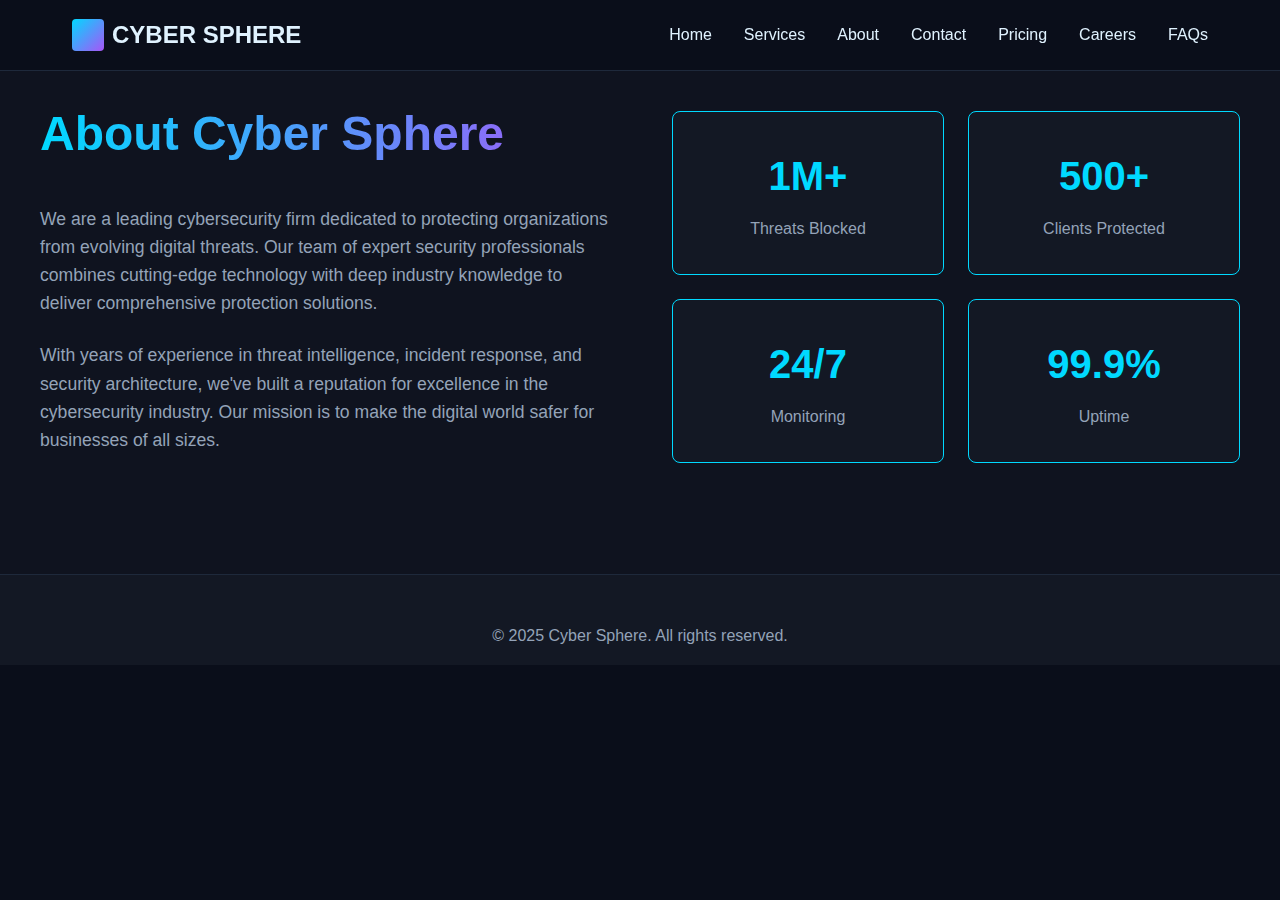
<file: about.html>
<!DOCTYPE html>
<html lang="en">
<head>
<meta charset="UTF-8">
<meta name="viewport" content="width=device-width, initial-scale=1.0">
<title>Cyber Sphere - About</title>
<link rel="stylesheet" href="style.css">
</head>
<body>
<nav>
    <div class="nav-container">
        <div class="logo"><div class="logo-icon"></div><span>CYBER SPHERE</span></div>
        <ul class="nav-links" id="navLinks">
            <li><a href="index.html">Home</a></li>
            <li><a href="services.html">Services</a></li>
            <li><a href="about.html">About</a></li>
            <li><a href="contact.html">Contact</a></li>
            <li><a href="pricing.html">Pricing</a></li>
            <li><a href="careers.html">Careers</a></li>
            <li><a href="faqs.html">FAQs</a></li>
        </ul>
       
</nav>

<section class="about">
    <div class="about-container">
        <div class="about-content">
            <h2>About Cyber Sphere</h2>
            <p>We are a leading cybersecurity firm dedicated to protecting organizations from evolving digital threats. 
            Our team of expert security professionals combines cutting-edge technology with deep industry knowledge 
            to deliver comprehensive protection solutions.</p>
            <p>With years of experience in threat intelligence, incident response, and security architecture, 
            we've built a reputation for excellence in the cybersecurity industry. Our mission is to make 
            the digital world safer for businesses of all sizes.</p>
        </div>
        
        <div class="stats-grid">
            <div class="stat-card">
                <div class="stat-value">1M+</div>
                <div class="stat-label">Threats Blocked</div>
            </div>
            <div class="stat-card">
                <div class="stat-value">500+</div>
                <div class="stat-label">Clients Protected</div>
            </div>
            <div class="stat-card">
                <div class="stat-value">24/7</div>
                <div class="stat-label">Monitoring</div>
            </div>
            <div class="stat-card">
                <div class="stat-value">99.9%</div>
                <div class="stat-label">Uptime</div>
            </div>
        </div>
    </div>
</section>

<footer>
    <p style="color: var(--text-muted); text-align:center;">© 2025 Cyber Sphere. All rights reserved.</p>
</footer>

<script src="script.js"></script>
</body>
</html>
</file>
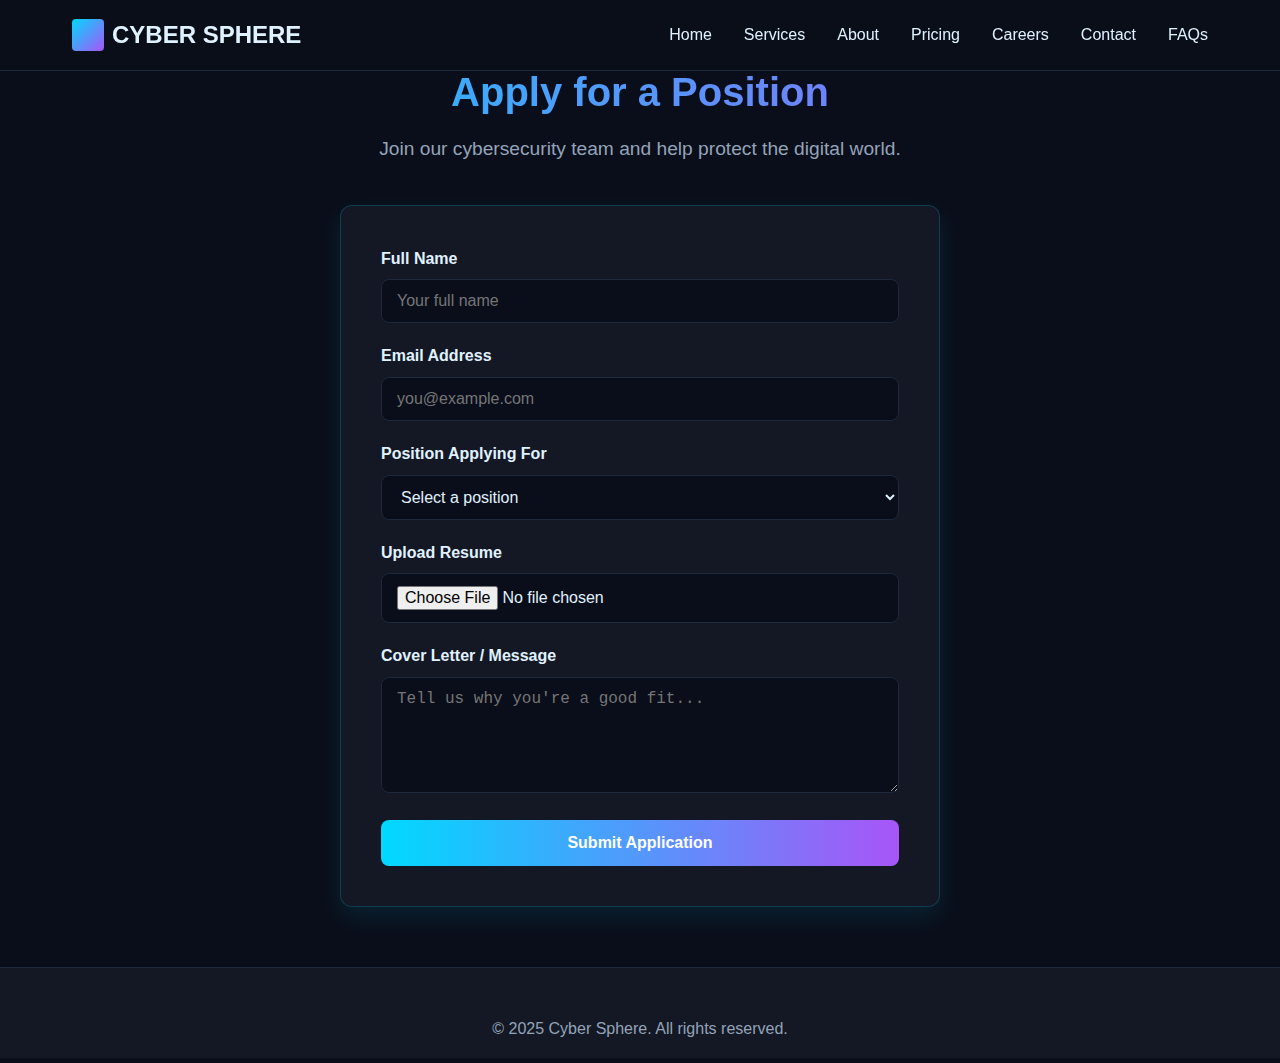
<file: apply.html>
<!DOCTYPE html>
<html lang="en">
<head>
<meta charset="UTF-8">
<meta name="viewport" content="width=device-width, initial-scale=1.0">
<title>Cyber Sphere - Apply</title>
<link rel="stylesheet" href="style.css">
</head>
<body>

<!-- Navigation -->
<nav>
    <div class="nav-container">
        <div class="logo"><div class="logo-icon"></div><span>CYBER SPHERE</span></div>
        <ul class="nav-links" id="navLinks">
            <li><a href="index.html">Home</a></li>
            <li><a href="services.html">Services</a></li>
            <li><a href="about.html">About</a></li>
            <li><a href="pricing.html">Pricing</a></li>
            <li><a href="careers.html">Careers</a></li>
            <li><a href="contact.html" class="active">Contact</a></li>
            <li><a href="faqs.html">FAQs</a></li>
        </ul>
    </div>
</nav>

<!-- Apply Section -->
<section class="apply-section">
    <h2 class="section-title">Apply for a Position</h2>
    <p class="section-subtitle">Join our cybersecurity team and help protect the digital world.</p>

    <div class="apply-form-container">
        <form class="apply-form" action="#" method="POST">
            <label for="name">Full Name</label>
            <input type="text" id="name" name="name" placeholder="Your full name" required>

            <label for="email">Email Address</label>
            <input type="email" id="email" name="email" placeholder="you@example.com" required>

            <label for="position">Position Applying For</label>
            <select id="position" name="position" required>
                <option value="">Select a position</option>
                <option value="cybersecurity-analyst">Cybersecurity Analyst</option>
                <option value="penetration-tester">Penetration Tester</option>
                <option value="cloud-security-engineer">Cloud Security Engineer</option>
                <option value="ai-threat-detection-specialist">AI Threat Detection Specialist</option>
            </select>

            <label for="resume">Upload Resume</label>
            <input type="file" id="resume" name="resume" accept=".pdf,.doc,.docx" required>

            <label for="message">Cover Letter / Message</label>
            <textarea id="message" name="message" placeholder="Tell us why you're a good fit..." rows="5"></textarea>

            <button type="submit" class="apply-btn">Submit Application</button>
        </form>
    </div>
</section>

<!-- Footer -->
<footer>
    <p style="color: var(--text-muted); text-align:center;">© 2025 Cyber Sphere. All rights reserved.</p>
</footer>

</body>
</html>
</file>
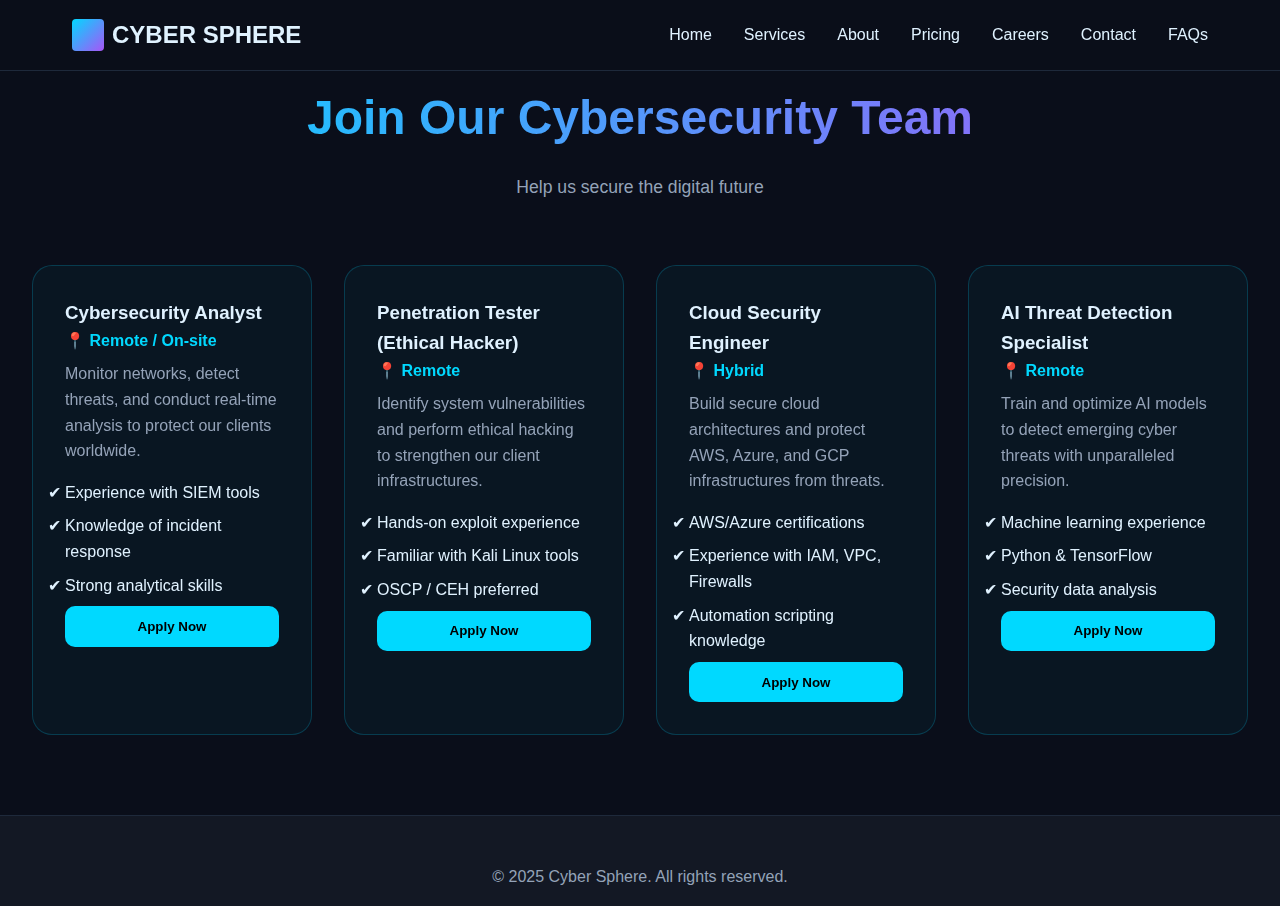
<file: careers.html>
<!DOCTYPE html>
<html lang="en">
<head>
<meta charset="UTF-8">
<meta name="viewport" content="width=device-width, initial-scale=1.0">
<title>Cyber Sphere - Careers</title>
<link rel="stylesheet" href="style.css">
</head>
<body>

<nav>
    <div class="nav-container">
        <div class="logo"><div class="logo-icon"></div><span>CYBER SPHERE</span></div>
        <ul class="nav-links" id="navLinks">
            <li><a href="index.html">Home</a></li>
            <li><a href="services.html">Services</a></li>
            <li><a href="about.html">About</a></li>
            <li><a href="pricing.html">Pricing</a></li>
            <li><a href="careers.html" class="active">Careers</a></li>
            <li><a href="contact.html">Contact</a></li>
            <li><a href="faqs.html">FAQs</a></li>
        </ul>
    </div>
</nav>

<section class="careers">
    <h2 class="section-title">Join Our Cybersecurity Team</h2>
    <p class="section-subtitle">Help us secure the digital future</p>

    <div class="career-grid">

        <!-- Career 1 -->
        <div class="career-card">
            <h3>Cybersecurity Analyst</h3>
            <p class="career-location">📍 Remote / On-site</p>
            <p class="career-desc">
                Monitor networks, detect threats, and conduct real-time analysis to protect our clients worldwide.
            </p>
            <ul class="career-list">
                <li>Experience with SIEM tools</li>
                <li>Knowledge of incident response</li>
                <li>Strong analytical skills</li>
            </ul>
            <button class="apply-btn">Apply Now</button>
        </div>

        <!-- Career 2 -->
        <div class="career-card">
            <h3>Penetration Tester (Ethical Hacker)</h3>
            <p class="career-location">📍 Remote</p>
            <p class="career-desc">
                Identify system vulnerabilities and perform ethical hacking to strengthen our client infrastructures.
            </p>
            <ul class="career-list">
                <li>Hands-on exploit experience</li>
                <li>Familiar with Kali Linux tools</li>
                <li>OSCP / CEH preferred</li>
            </ul>
            <button class="apply-btn">Apply Now</button>
        </div>

        <!-- Career 3 -->
        <div class="career-card">
            <h3>Cloud Security Engineer</h3>
            <p class="career-location">📍 Hybrid</p>
            <p class="career-desc">
                Build secure cloud architectures and protect AWS, Azure, and GCP infrastructures from threats.
            </p>
            <ul class="career-list">
                <li>AWS/Azure certifications</li>
                <li>Experience with IAM, VPC, Firewalls</li>
                <li>Automation scripting knowledge</li>
            </ul>
            <button class="apply-btn">Apply Now</button>
        </div>

        <!-- Career 4 -->
        <div class="career-card">
            <h3>AI Threat Detection Specialist</h3>
            <p class="career-location">📍 Remote</p>
            <p class="career-desc">
                Train and optimize AI models to detect emerging cyber threats with unparalleled precision.
            </p>
            <ul class="career-list">
                <li>Machine learning experience</li>
                <li>Python & TensorFlow</li>
                <li>Security data analysis</li>
            </ul>
            <button class="apply-btn">Apply Now</button>
        </div>

    </div>
</section>

<footer>
    <p style="color: var(--text-muted); text-align:center;">© 2025 Cyber Sphere. All rights reserved.</p>
</footer>

<script src="script.js"></script>
</body>
</html>
</file>
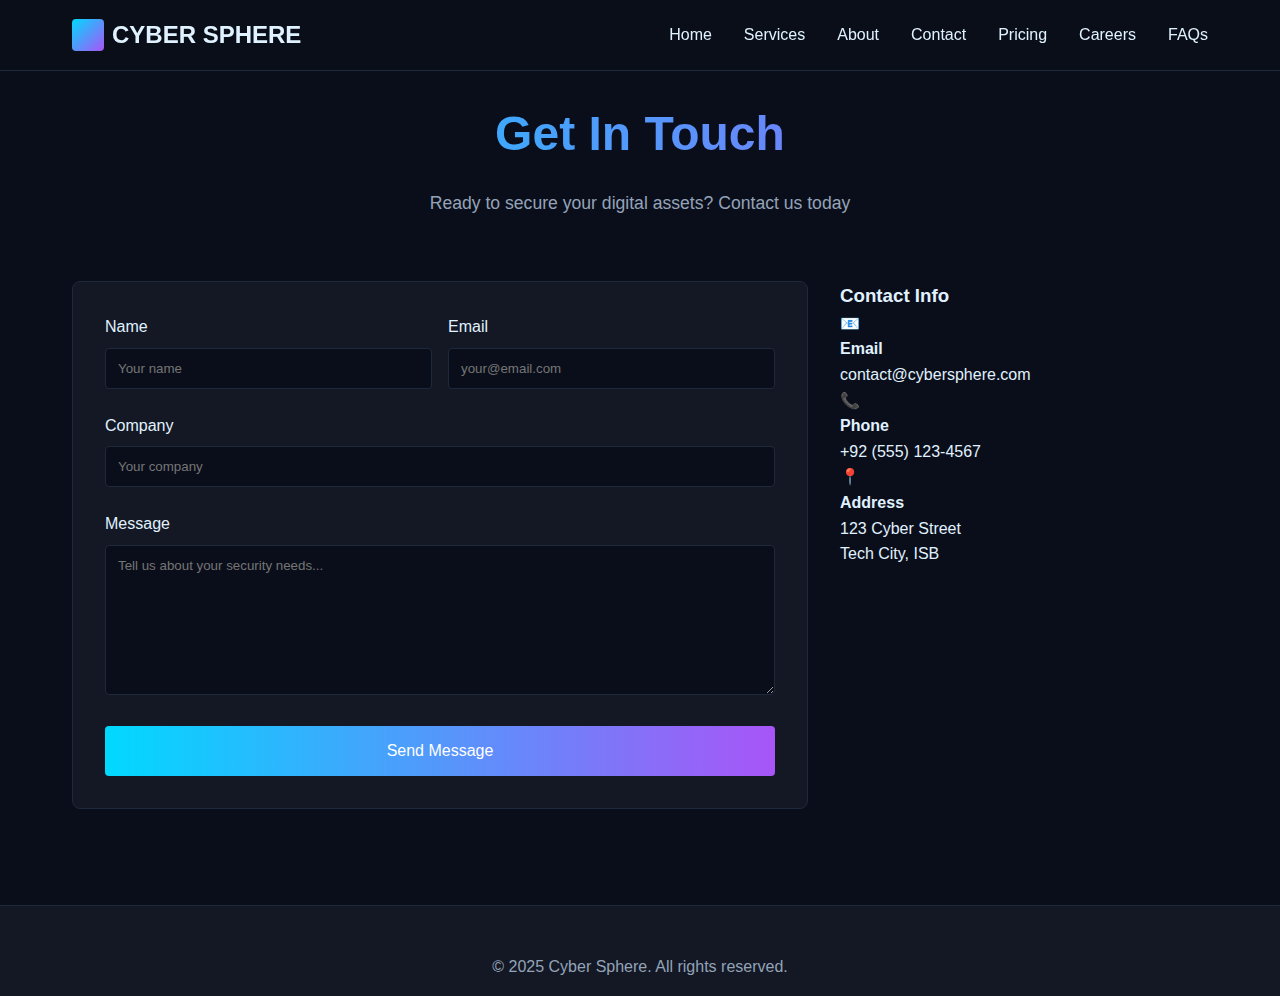
<file: contact.html>
<!DOCTYPE html>
<html lang="en">
<head>
<meta charset="UTF-8">
<meta name="viewport" content="width=device-width, initial-scale=1.0">
<title>Cyber Sphere - Contact</title>
<link rel="stylesheet" href="style.css">
</head>
<body>
<nav>
    <div class="nav-container">
        <div class="logo"><div class="logo-icon"></div><span>CYBER SPHERE</span></div>
        <ul class="nav-links" id="navLinks">
            <li><a href="index.html">Home</a></li>
            <li><a href="services.html">Services</a></li>
            <li><a href="about.html">About</a></li>
            <li><a href="contact.html">Contact</a></li>
            <li><a href="pricing.html">Pricing</a></li>
            <li><a href="careers.html">Careers</a></li>
            <li><a href="faqs.html">FAQs</a></li>
        </ul>
       
</nav>

<section class="contact">
    <h2 class="section-title">Get In Touch</h2>
    <p class="section-subtitle">Ready to secure your digital assets? Contact us today</p>
    
    <div class="contact-container">
        <div class="contact-form">
            <form onsubmit="handleSubmit(event)">
                <div class="form-row">
                    <div class="form-group">
                        <label for="name">Name</label>
                        <input type="text" id="name" placeholder="Your name" required>
                    </div>
                    <div class="form-group">
                        <label for="email">Email</label>
                        <input type="email" id="email" placeholder="your@email.com" required>
                    </div>
                </div>
                
                <div class="form-group">
                    <label for="company">Company</label>
                    <input type="text" id="company" placeholder="Your company">
                </div>
                
                <div class="form-group">
                    <label for="message">Message</label>
                    <textarea id="message" placeholder="Tell us about your security needs..." required></textarea>
                </div>
                
                <button type="submit" class="submit-btn">Send Message</button>
            </form>
        </div>
        
        <div class="contact-info">
            <h3>Contact Info</h3>
            <div class="info-item">
                <div class="info-icon">📧</div>
                <div>
                    <strong>Email</strong><br>
                    contact@cybersphere.com
                </div>
            </div>
            <div class="info-item">
                <div class="info-icon">📞</div>
                <div>
                    <strong>Phone</strong><br>
                    +92 (555) 123-4567
                </div>
            </div>
            <div class="info-item">
                <div class="info-icon">📍</div>
                <div>
                    <strong>Address</strong><br>
                    123 Cyber Street<br>
                    Tech City, ISB
                </div>
            </div>
        </div>
    </div>
</section>

<footer>
    <p style="color: var(--text-muted); text-align:center;">© 2025 Cyber Sphere. All rights reserved.</p>
</footer>

<script src="script.js"></script>
</body>
</html>
</file>
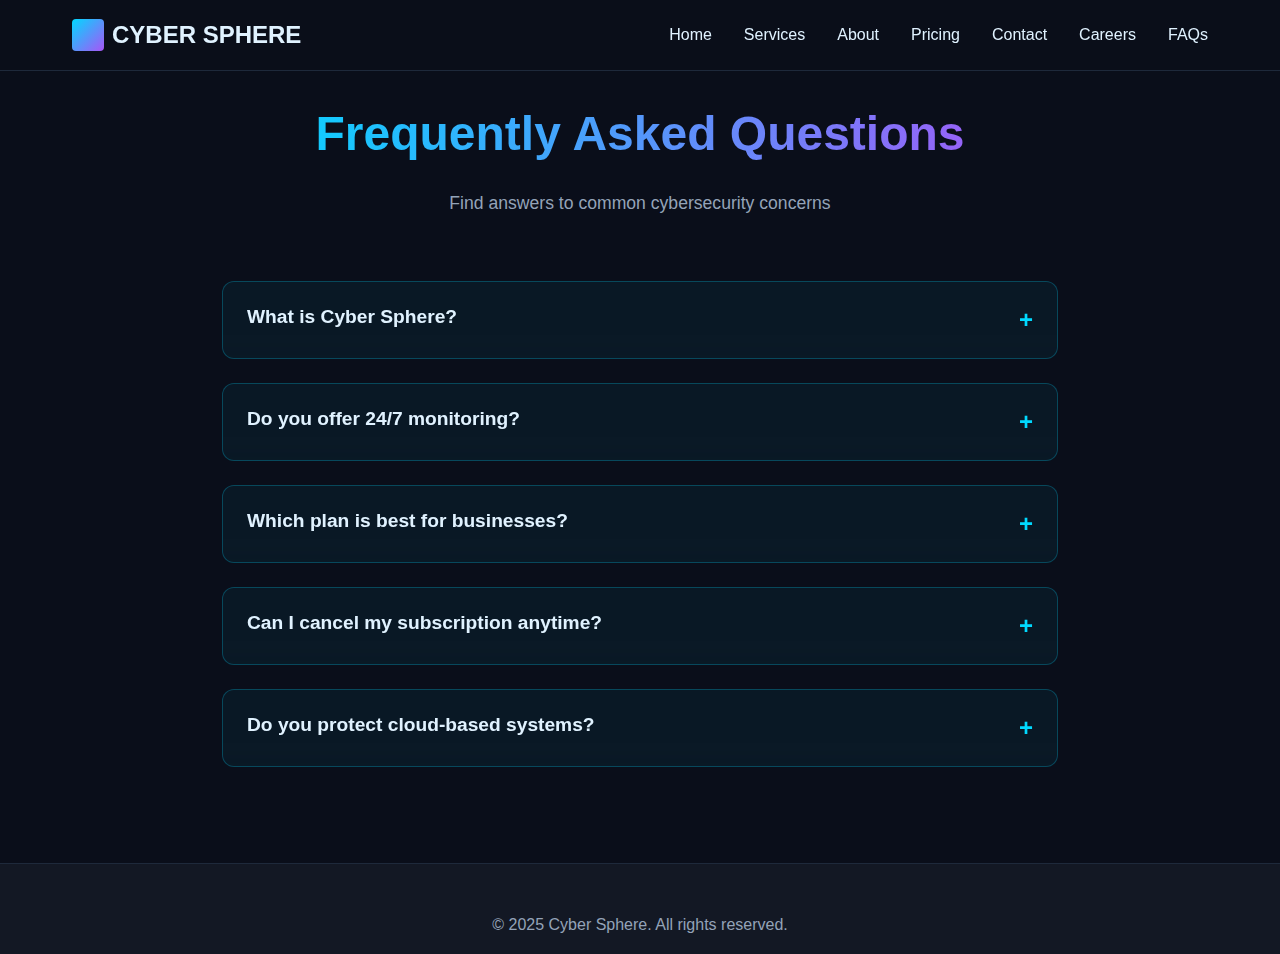
<file: faqs.html>
<!DOCTYPE html>
<html lang="en">
<head>
<meta charset="UTF-8">
<meta name="viewport" content="width=device-width, initial-scale=1.0">
<title>Cyber Sphere - FAQs</title>
<link rel="stylesheet" href="style.css">
</head>
<body>

<!-- NAVBAR -->
<nav>
    <div class="nav-container">
        <div class="logo"><div class="logo-icon"></div><span>CYBER SPHERE</span></div>
        <ul class="nav-links" id="navLinks">
            <li><a href="index.html">Home</a></li>
            <li><a href="services.html">Services</a></li>
            <li><a href="about.html">About</a></li>
            <li><a href="pricing.html">Pricing</a></li>
            <li><a href="contact.html">Contact</a></li>
            <li><a href="careers.html">Careers</a></li>
            <li><a href="faqs.html" class="active-page">FAQs</a></li>
        </ul>
    </div>
</nav>

<section class="faq-section">
    <h2 class="section-title">Frequently Asked Questions</h2>
    <p class="section-subtitle">Find answers to common cybersecurity concerns</p>

    <div class="faq-container">

        <div class="faq-card">
            <button class="faq-question">What is Cyber Sphere? <span class="arrow">+</span></button>
            <div class="faq-answer">
                <p>Cyber Sphere is a next-generation cybersecurity platform offering AI-driven threat detection, zero-trust architecture, and real-time monitoring.</p>
            </div>
        </div>

        <div class="faq-card">
            <button class="faq-question">Do you offer 24/7 monitoring? <span class="arrow">+</span></button>
            <div class="faq-answer">
                <p>Yes! Our systems and support team monitor your infrastructure 24/7 with instant alerts.</p>
            </div>
        </div>

        <div class="faq-card">
            <button class="faq-question">Which plan is best for businesses? <span class="arrow">+</span></button>
            <div class="faq-answer">
                <p>The Premium plan offers the highest-level protection, including incident response and zero-trust security.</p>
            </div>
        </div>

        <div class="faq-card">
            <button class="faq-question">Can I cancel my subscription anytime? <span class="arrow">+</span></button>
            <div class="faq-answer">
                <p>Yes, you may cancel at any time with no additional charges.</p>
            </div>
        </div>

        <div class="faq-card">
            <button class="faq-question">Do you protect cloud-based systems? <span class="arrow">+</span></button>
            <div class="faq-answer">
                <p>Yes, our cloud security ensures your servers, databases, and storage remain protected.</p>
            </div>
        </div>

    </div>
</section>

<footer>
    <p style="color: var(--text-muted); text-align:center;">© 2025 Cyber Sphere. All rights reserved.</p>
</footer>

<script src="script.js"></script>
</body>
</html>
</file>
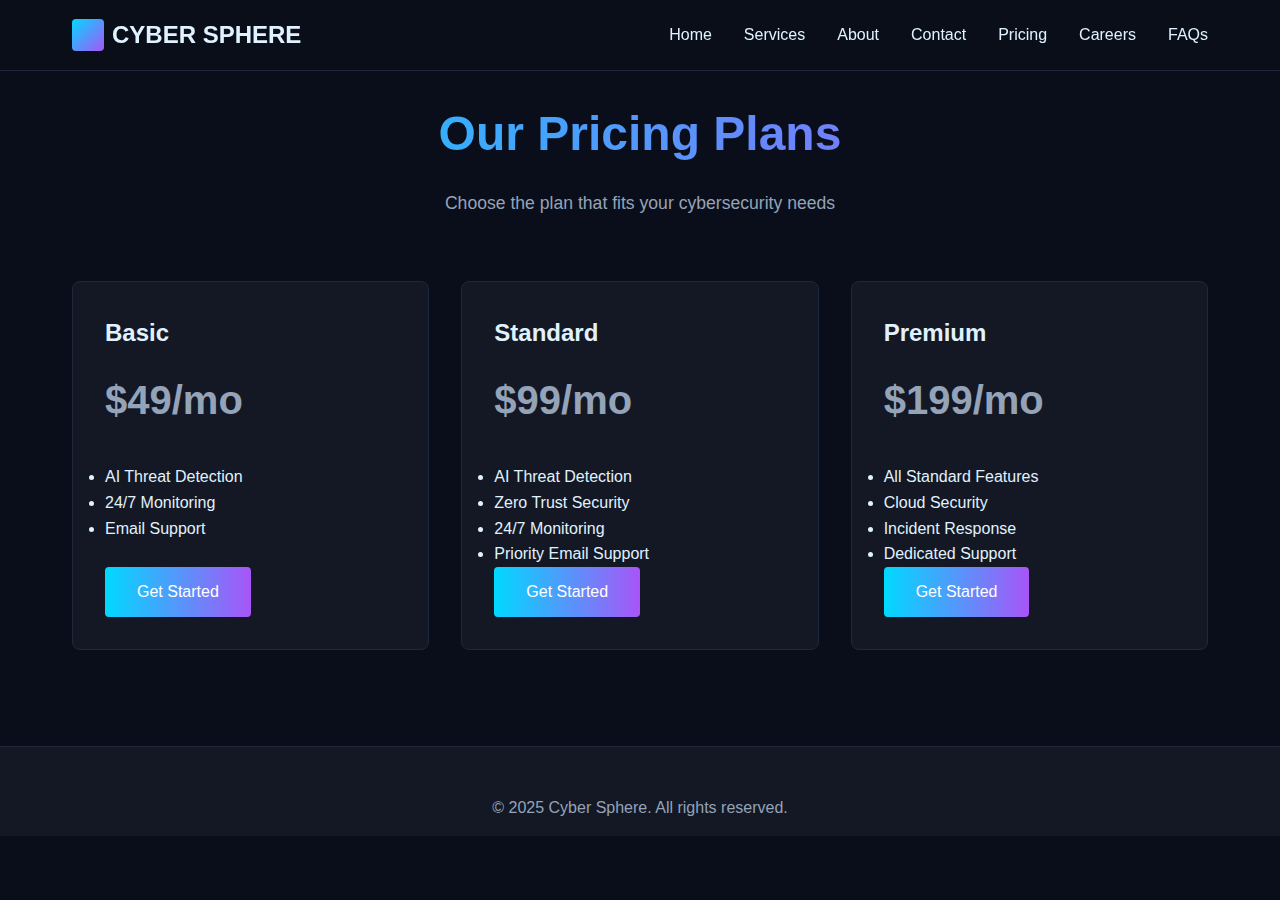
<file: pricing.html>
<!DOCTYPE html>
<html lang="en">
<head>
<meta charset="UTF-8">
<meta name="viewport" content="width=device-width, initial-scale=1.0">
<title>Cyber Sphere - Pricing</title>
<link rel="stylesheet" href="style.css">
</head>
<body>

<nav>
    <div class="nav-container">
        <div class="logo"><div class="logo-icon"></div><span>CYBER SPHERE</span></div>
        <ul class="nav-links" id="navLinks">
            <li><a href="index.html">Home</a></li>
            <li><a href="services.html">Services</a></li>
            <li><a href="about.html">About</a></li>
            <li><a href="contact.html">Contact</a></li>
            <li><a href="pricing.html">Pricing</a></li>
            <li><a href="careers.html">Careers</a></li>
            <li><a href="faqs.html">FAQs</a></li>
        </ul>
        
    </div>
</nav>

<section class="pricing">
    <h2 class="section-title">Our Pricing Plans</h2>
    <p class="section-subtitle">Choose the plan that fits your cybersecurity needs</p>

    <div class="services-grid">
        <!-- Basic Plan -->
        <div class="service-card">
            <h3>Basic</h3>
            <p class="price">$49/mo</p>
            <ul class="plan-features">
                <li>AI Threat Detection</li>
                <li>24/7 Monitoring</li>
                <li>Email Support</li>
                <br>
                
            </ul>
             <button class="btn-primary" onclick="window.location.href='signup.html'">Get Started</button>
            
        </div>

        <!-- Standard Plan -->
        <div class="service-card">
            <h3>Standard</h3>
            <p class="price">$99/mo</p>
            <ul class="plan-features">
                <li>AI Threat Detection</li>
                <li>Zero Trust Security</li>
                <li>24/7 Monitoring</li>
                <li>Priority Email Support</li>
            </ul>
            <button class="btn-primary" onclick="window.location.href='signup.html'">Get Started</button>
        </div>

        <!-- Premium Plan -->
        <div class="service-card">
            <h3>Premium</h3>
            <p class="price">$199/mo</p>
            <ul class="plan-features">
                <li>All Standard Features</li>
                <li>Cloud Security</li>
                <li>Incident Response</li>
                <li>Dedicated Support</li>
            </ul>
            <button class="btn-primary" onclick="window.location.href='signup.html'">Get Started</button>
        </div>
    </div>
</section>

<footer>
    <p style="color: var(--text-muted); text-align:center;">© 2025 Cyber Sphere. All rights reserved.</p>
</footer>

<script src="script.js"></script>
</body>
</html>
</file>
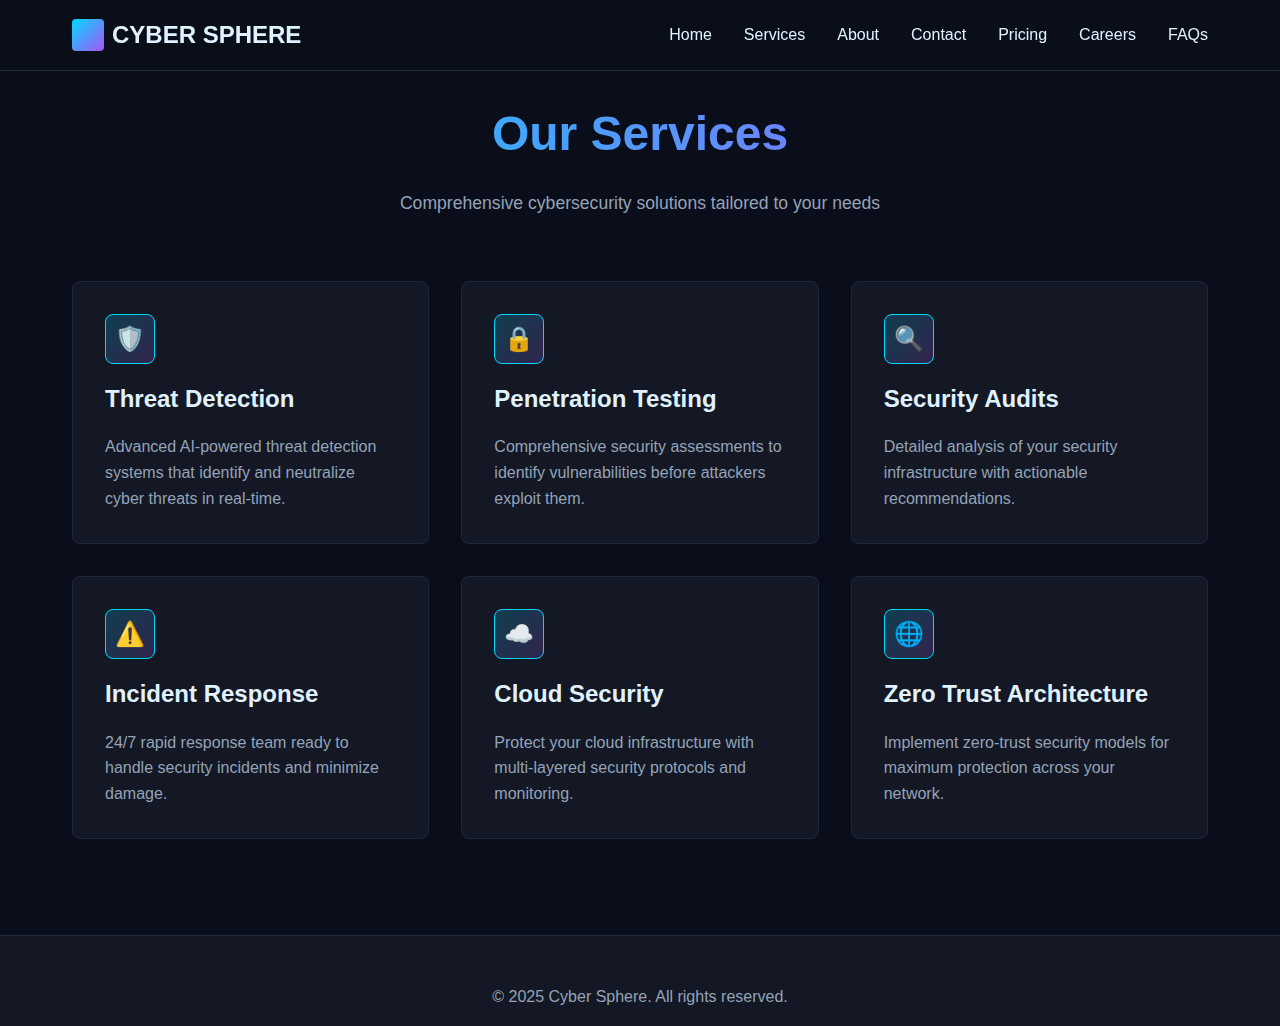
<file: services.html>
<!DOCTYPE html>
<html lang="en">
<head>
<meta charset="UTF-8">
<meta name="viewport" content="width=device-width, initial-scale=1.0">
<title>Cyber Sphere - Services</title>
<link rel="stylesheet" href="style.css">
</head>
<body>
<nav>
    <div class="nav-container">
        <div class="logo"><div class="logo-icon"></div><span>CYBER SPHERE</span></div>
        <ul class="nav-links" id="navLinks">
            <li><a href="index.html">Home</a></li>
            <li><a href="services.html">Services</a></li>
            <li><a href="about.html">About</a></li>
            <li><a href="contact.html">Contact</a></li>
            <li><a href="pricing.html">Pricing</a></li>
            <li><a href="careers.html">Careers</a></li>
         <li><a href="faqs.html">FAQs</a></li>
        </ul>
        
</nav>

<section class="services">
    <h2 class="section-title">Our Services</h2>
    <p class="section-subtitle">Comprehensive cybersecurity solutions tailored to your needs</p>
    
    <div class="services-grid">
        <div class="service-card">
            <div class="service-icon">🛡️</div>
            <h3>Threat Detection</h3>
            <p>Advanced AI-powered threat detection systems that identify and neutralize cyber threats in real-time.</p>
        </div>
        
        <div class="service-card">
            <div class="service-icon">🔒</div>
            <h3>Penetration Testing</h3>
            <p>Comprehensive security assessments to identify vulnerabilities before attackers exploit them.</p>
        </div>
        
        <div class="service-card">
            <div class="service-icon">🔍</div>
            <h3>Security Audits</h3>
            <p>Detailed analysis of your security infrastructure with actionable recommendations.</p>
        </div>
        
        <div class="service-card">
            <div class="service-icon">⚠️</div>
            <h3>Incident Response</h3>
            <p>24/7 rapid response team ready to handle security incidents and minimize damage.</p>
        </div>
        
        <div class="service-card">
            <div class="service-icon">☁️</div>
            <h3>Cloud Security</h3>
            <p>Protect your cloud infrastructure with multi-layered security protocols and monitoring.</p>
        </div>
        
        <div class="service-card">
            <div class="service-icon">🌐</div>
            <h3>Zero Trust Architecture</h3>
            <p>Implement zero-trust security models for maximum protection across your network.</p>
        </div>
    </div>
</section>

<footer>
    <p style="color: var(--text-muted); text-align:center;">© 2025 Cyber Sphere. All rights reserved.</p>
</footer>

<script src="script.js"></script>
</body>
</html>
</file>
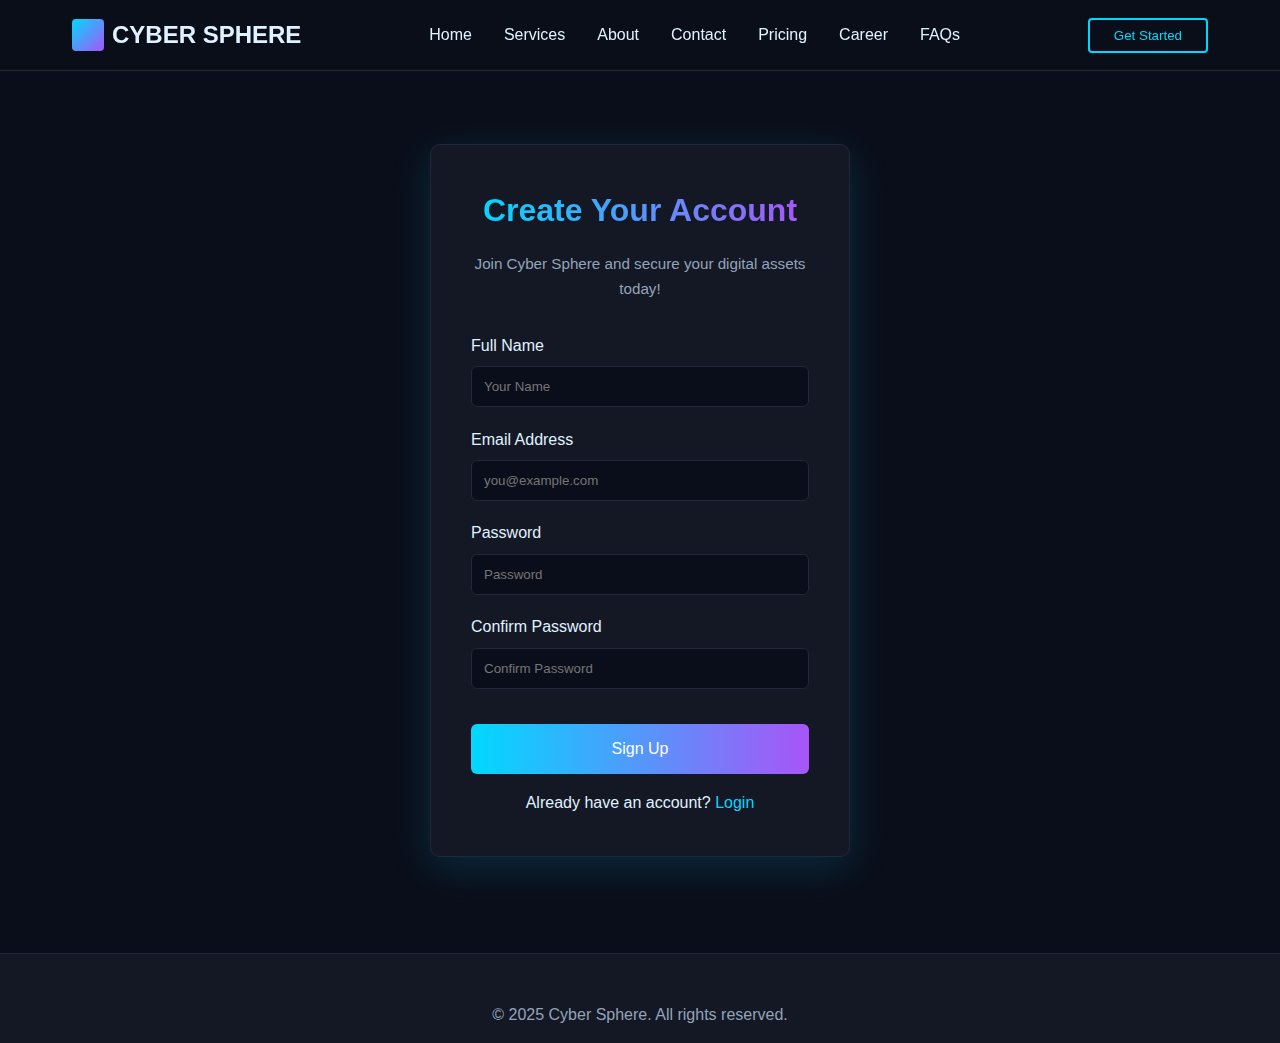
<file: signup.html>
<!DOCTYPE html>
<html lang="en">
<head>
<meta charset="UTF-8">
<meta name="viewport" content="width=device-width, initial-scale=1.0">
<title>Cyber Sphere - Signup</title>
<link rel="stylesheet" href="style.css">
</head>
<body>

<nav>
    <div class="nav-container">
        <div class="logo"><div class="logo-icon"></div><span>CYBER SPHERE</span></div>
        <ul class="nav-links" id="navLinks">
            <li><a href="index.html">Home</a></li>
            <li><a href="services.html">Services</a></li>
            <li><a href="about.html">About</a></li>
            <li><a href="contact.html">Contact</a></li>
            <li><a href="pricing.html">Pricing</a></li>
            <li><a href="careers.html">Career</a></li>
            <li><a href="faqs.html">FAQs</a></li>
        </ul>
        <button class="cta-button" onclick="window.location.href='signup.html'">Get Started</button>
        <div class="mobile-menu" onclick="toggleMenu()">☰</div>
    </div>
</nav>

<section class="signup">
    <div class="signup-container">
        <h2>Create Your Account</h2>
        <p class="section-subtitle">Join Cyber Sphere and secure your digital assets today!</p>
        <form class="signup-form" id="signupForm">
            <div class="form-group">
                <label for="fullname">Full Name</label>
                <input type="text" id="fullname" name="fullname" placeholder="Your Name" required>
            </div>
            <div class="form-group">
                <label for="email">Email Address</label>
                <input type="email" id="email" name="email" placeholder="you@example.com" required>
            </div>
            <div class="form-group">
                <label for="password">Password</label>
                <input type="password" id="password" name="password" placeholder="Password" required>
            </div>
            <div class="form-group">
                <label for="confirmPassword">Confirm Password</label>
                <input type="password" id="confirmPassword" name="confirmPassword" placeholder="Confirm Password" required>
            </div>
            <button type="submit" class="submit-btn">Sign Up</button>
        </form>
        <p style="text-align:center; margin-top:1rem;">Already have an account? <a href="index.html">Login</a></p>
    </div>
</section>

<footer>
    <p style="color: var(--text-muted); text-align:center;">© 2025 Cyber Sphere. All rights reserved.</p>
</footer>

<script src="script.js"></script>
</body>
</html>
</file>
<file: style.css>
/* =======================
   CSS Variables
======================= */
:root {
    --bg-dark: #0a0e1a;
    --bg-card: #131824;
    --cyan: #00d9ff;
    --purple: #a855f7;
    --pink: #ec4899;
    --text-light: #e0f2ff;
    --text-muted: #94a3b8;
    --border: #1e293b;
}

/* =======================
   Global Styles
======================= */
* {
    margin: 0;
    padding: 0;
    box-sizing: border-box;
}

body {
    font-family: 'Segoe UI', Tahoma, Geneva, Verdana, sans-serif;
    background: var(--bg-dark);
    color: var(--text-light);
    line-height: 1.6;
    overflow-x: hidden;
}

/* =======================
   Navbar
======================= */
nav {
    position: fixed;
    top: 0;
    width: 100%;
    background: rgba(10, 14, 26, 0.9);
    backdrop-filter: blur(10px);
    border-bottom: 1px solid var(--border);
    z-index: 1000;
}

.nav-container {
    max-width: 1200px;
    margin: 0 auto;
    padding: 1rem 2rem;
    display: flex;
    justify-content: space-between;
    align-items: center;
}

.logo {
    display: flex;
    align-items: center;
    gap: 0.5rem;
    font-size: 1.5rem;
    font-weight: bold;
}

.logo-icon {
    width: 32px;
    height: 32px;
    background: linear-gradient(135deg, var(--cyan), var(--purple));
    border-radius: 4px;
}

.nav-links {
    display: flex;
    gap: 2rem;
    list-style: none;
}

.nav-links a {
    color: var(--text-light);
    text-decoration: none;
    transition: color 0.3s;
}

.nav-links a:hover {
    color: var(--cyan);
}

.cta-button {
    padding: 0.5rem 1.5rem;
    background: transparent;
    border: 2px solid var(--cyan);
    color: var(--cyan);
    border-radius: 4px;
    cursor: pointer;
    transition: all 0.3s;
}

.cta-button:hover {
    background: var(--cyan);
    color: var(--bg-dark);
    box-shadow: 0 0 20px rgba(0, 217, 255, 0.5);
}

.mobile-menu {
    display: none;
    font-size: 1.5rem;
    cursor: pointer;
}

/* =======================
   Hero Section
======================= */
.hero {
    min-height: 100vh;
    display: flex;
    align-items: center;
    justify-content: center;
    text-align: center;
    padding: 6rem 2rem 2rem;
    position: relative;
    overflow: hidden;
}

.hero::before {
    content: '';
    position: absolute;
    inset: 0;
    background: 
        linear-gradient(to right, rgba(128, 128, 128, 0.07) 1px, transparent 1px),
        linear-gradient(to bottom, rgba(128, 128, 128, 0.07) 1px, transparent 1px);
    background-size: 24px 24px;
}

.hero::after {
    content: '';
    position: absolute;
    inset: 0;
    background: linear-gradient(135deg, rgba(0, 217, 255, 0.1), transparent, rgba(168, 85, 247, 0.1));
}

.hero-content {
    max-width: 900px;
    position: relative;
    z-index: 1;
}

.hero h1 {
    font-size: 4rem;
    margin-bottom: 1rem;
    background: linear-gradient(90deg, var(--cyan), var(--purple), var(--cyan));
    -webkit-background-clip: text;
    background-clip: text;
    -webkit-text-fill-color: transparent;
    animation: pulse 3s ease-in-out infinite;
}

@keyframes pulse {
    0%, 100% { opacity: 1; }
    50% { opacity: 0.8; }
}

.hero-subtitle {
    font-size: 1.5rem;
    color: var(--text-muted);
    margin-bottom: 2rem;
}

.hero-divider {
    height: 2px;
    width: 200px;
    background: linear-gradient(90deg, transparent, var(--cyan), transparent);
    margin: 2rem auto;
}

.hero-description {
    font-size: 1.1rem;
    margin-bottom: 3rem;
    max-width: 700px;
    margin-left: auto;
    margin-right: auto;
}

.hero-buttons {
    display: flex;
    gap: 1rem;
    justify-content: center;
    flex-wrap: wrap;
}

.btn-primary {
    padding: 1rem 2rem;
    background: linear-gradient(90deg, var(--cyan), var(--purple));
    border: none;
    color: white;
    border-radius: 4px;
    font-size: 1rem;
    cursor: pointer;
    transition: transform 0.3s;
}

.btn-primary:hover {
    transform: scale(1.05);
    box-shadow: 0 0 30px rgba(0, 217, 255, 0.5);
}

.btn-secondary {
    padding: 1rem 2rem;
    background: transparent;
    border: 2px solid var(--purple);
    color: var(--purple);
    border-radius: 4px;
    font-size: 1rem;
    cursor: pointer;
    transition: all 0.3s;
}

.btn-secondary:hover {
    background: var(--purple);
    color: white;
}

.scroll-indicator {
    position: absolute;
    bottom: 2rem;
    left: 50%;
    transform: translateX(-50%);
    animation: bounce 2s infinite;
}

@keyframes bounce {
    0%, 100% { transform: translateX(-50%) translateY(0); }
    50% { transform: translateX(-50%) translateY(-10px); }
}

/* =======================
   Services Section
======================= */
.services {
    padding: 6rem 2rem;
    max-width: 1200px;
    margin: 0 auto;
}

.section-title {
    text-align: center;
    font-size: 3rem;
    margin-bottom: 1rem;
    background: linear-gradient(90deg, var(--cyan), var(--purple));
    -webkit-background-clip: text;
    background-clip: text;
    -webkit-text-fill-color: transparent;
}

.section-subtitle {
    text-align: center;
    color: var(--text-muted);
    margin-bottom: 4rem;
    font-size: 1.1rem;
}

.services-grid {
    display: grid;
    grid-template-columns: repeat(auto-fit, minmax(300px, 1fr));
    gap: 2rem;
}

.service-card {
    background: var(--bg-card);
    padding: 2rem;
    border-radius: 8px;
    border: 1px solid var(--border);
    transition: all 0.3s;
}

.service-card:hover {
    transform: translateY(-5px);
    border-color: var(--cyan);
    box-shadow: 0 10px 30px rgba(0, 217, 255, 0.2);
}

.service-icon {
    width: 50px;
    height: 50px;
    background: linear-gradient(135deg, rgba(0, 217, 255, 0.2), rgba(168, 85, 247, 0.2));
    border: 1px solid var(--cyan);
    border-radius: 8px;
    display: flex;
    align-items: center;
    justify-content: center;
    font-size: 1.5rem;
    margin-bottom: 1rem;
}

.service-card h3 {
    font-size: 1.5rem;
    margin-bottom: 1rem;
    color: var(--text-light);
}

.service-card p {
    color: var(--text-muted);
}

/* =======================
   About Section
======================= */
.about {
    padding: 6rem 2rem;
    background: rgba(19, 24, 36, 0.5);
}

.about-container {
    max-width: 1200px;
    margin: 0 auto;
    display: grid;
    grid-template-columns: 1fr 1fr;
    gap: 4rem;
    align-items: center;
}

.about-content h2 {
    font-size: 3rem;
    margin-bottom: 2rem;
    background: linear-gradient(90deg, var(--cyan), var(--purple));
    -webkit-background-clip: text;
    background-clip: text;
    -webkit-text-fill-color: transparent;
}

.about-content p {
    margin-bottom: 1.5rem;
    color: var(--text-muted);
    font-size: 1.1rem;
}

.stats-grid {
    display: grid;
    grid-template-columns: 1fr 1fr;
    gap: 1.5rem;
}

.stat-card {
    background: var(--bg-card);
    padding: 2rem;
    border-radius: 8px;
    border: 1px solid var(--cyan);
    text-align: center;
}

.stat-value {
    font-size: 2.5rem;
    font-weight: bold;
    color: var(--cyan);
    margin-bottom: 0.5rem;
}

.stat-label {
    color: var(--text-muted);
}

/* =======================
   Contact Section
======================= */
.contact {
    padding: 6rem 2rem;
    max-width: 1200px;
    margin: 0 auto;
}

.contact-container {
    display: grid;
    grid-template-columns: 2fr 1fr;
    gap: 2rem;
}

.contact-form {
    background: var(--bg-card);
    padding: 2rem;
    border-radius: 8px;
    border: 1px solid var(--border);
}

.form-group {
    margin-bottom: 1.5rem;
}

.form-group label {
    display: block;
    margin-bottom: 0.5rem;
    color: var(--text-light);
}

.form-group input,
.form-group textarea {
    width: 100%;
    padding: 0.75rem;
    background: var(--bg-dark);
    border: 1px solid var(--border);
    border-radius: 4px;
    color: var(--text-light);
    font-family: inherit;
}

.form-group input:focus,
.form-group textarea:focus {
    outline: none;
    border-color: var(--cyan);
}

.form-group textarea {
    min-height: 150px;
    resize: vertical;
}

.form-row {
    display: grid;
    grid-template-columns: 1fr 1fr;
    gap: 1rem;
}

.submit-btn {
    width: 100%;
    padding: 1rem;
    background: linear-gradient(90deg, var(--cyan), var(--purple));
    border: none;
    color: white;
    border-radius: 4px;
    font-size: 1rem;
    cursor: pointer;
    transition: transform 0.3s;
}

.submit-btn:hover {
    transform: scale(1.02);
    box-shadow: 0 0 30px rgba(0, 217, 255, 0.5);
}

/* =======================
   Footer
======================= */
footer {
    background: var(--bg-card);
    border-top: 1px solid var(--border);
    padding: 3rem 2rem 1rem;
}

/* =======================
   Signup Styling
======================= */
.signup {
    min-height: 100vh;
    padding: 6rem 2rem;
    display: flex;
    justify-content: center;
    align-items: center;
}

.signup-container {
    max-width: 420px;
    width: 100%;
    background: var(--bg-card);
    padding: 2.5rem;
    border-radius: 10px;
    border: 1px solid var(--border);
    box-shadow: 0 10px 40px rgba(0, 217, 255, 0.15);
    margin-top: 3rem;
}

.signup h2 {
    text-align: center;
    font-size: 2rem;
    background: linear-gradient(90deg, var(--cyan), var(--purple));
    -webkit-background-clip: text;
    -webkit-text-fill-color: transparent;
    margin-bottom: 1rem;
}

.signup-container .section-subtitle {
    text-align: center;
    color: var(--text-muted);
    margin-bottom: 2rem;
    font-size: 0.95rem;
}

.signup-form .form-group {
    margin-bottom: 1.2rem;
}

.signup-form input {
    background: var(--bg-dark);
    border: 1px solid var(--border);
    color: var(--text-light);
    width: 100%;
    padding: 0.75rem;
    border-radius: 6px;
}

.signup-form input:focus {
    border-color: var(--cyan);
    outline: none;
}

.signup .submit-btn {
    width: 100%;
    padding: 1rem;
    margin-top: 1rem;
    background: linear-gradient(90deg, var(--cyan), var(--purple));
    border: none;
    border-radius: 6px;
    color: white;
    font-size: 1rem;
    cursor: pointer;
    transition: 0.3s;
}

.signup .submit-btn:hover {
    transform: scale(1.03);
    box-shadow: 0 0 20px rgba(0, 217, 255, 0.4);
}

.signup a {
    color: var(--cyan);
    text-decoration: none;
}

.signup a:hover {
    text-decoration: underline;
}

/* =======================
   Hologram Learn More Box
======================= */

.holo-card {
    margin-top: 2rem;
    padding: 2rem;
    width: 100%;
    max-width: 650px;
    margin-left: auto;
    margin-right: auto;

    background: rgba(19, 24, 36, 0.6);
    backdrop-filter: blur(18px);

    border: 1px solid rgba(0, 217, 255, 0.4);
    border-radius: 14px;

    position: relative;
    overflow: hidden;

    box-shadow: 0 0 25px rgba(0, 217, 255, 0.25);
    animation: fadeIn 0.6s ease;
}

.holo-card::before {
    content: "";
    position: absolute;
    inset: 0;
    background:
        linear-gradient(90deg, rgba(0, 217, 255, 0.1) 1px, transparent 1px),
        linear-gradient(0deg, rgba(168, 85, 247, 0.1) 1px, transparent 1px);
    background-size: 40px 40px;
    animation: gridMove 6s linear infinite;
    opacity: 0.25;
}

@keyframes gridMove {
    from { transform: translateY(0); }
    to { transform: translateY(-40px); }
}

.holo-title {
    text-align: center;
    font-size: 1.6rem;
    margin-bottom: 1.5rem;
    font-weight: bold;
    background: linear-gradient(90deg, var(--cyan), var(--purple));
    -webkit-background-clip: text;
    -webkit-text-fill-color: transparent;
}

.holo-grid {
    display: grid;
    grid-template-columns: 1fr 1fr;
    gap: 1rem;
}

.holo-item {
    padding: 1rem;
    background: rgba(255, 255, 255, 0.05);
    border: 1px solid rgba(0, 217, 255, 0.3);
    border-radius: 8px;
    text-align: center;
    font-size: 1rem;
    transition: 0.3s;
}

.holo-item:hover {
    background: rgba(0, 217, 255, 0.12);
    transform: translateY(-4px);
    box-shadow: 0 0 15px rgba(0, 217, 255, 0.4);
}

@keyframes fadeIn {
    from { opacity: 0; transform: translateY(10px); }
    to { opacity: 1; transform: translateY(0); }
}

/* =======================
   Responsive
======================= */
@media (max-width: 768px) {
    .nav-links {
        display: none;
    }
    .mobile-menu {
        display: block;
    }
    .nav-links.active {
        display: flex;
        flex-direction: column;
        position: absolute;
        top: 100%;
        left: 0;
        right: 0;
        background: var(--bg-dark);
        padding: 2rem;
        border-bottom: 1px solid var(--border);
    }

    .about-container,
    .contact-container {
        grid-template-columns: 1fr;
    }

    .form-row {
        grid-template-columns: 1fr;
    }

    .holo-grid {
        grid-template-columns: 1fr;
    }
}
         /* =======================
   Pricing Section
======================= */
.pricing {
    padding: 6rem 2rem;
    max-width: 1200px;
    margin: 0 auto;
}

.pricing-grid {
    display: grid;
    grid-template-columns: repeat(auto-fit, minmax(300px, 1fr));
    gap: 2rem;
}

.pricing-card {
    background: var(--bg-card);
    padding: 2.5rem;
    border-radius: 8px;
    border: 1px solid var(--border);
    text-align: center;
    position: relative;
    transition: 0.3s;
}

.pricing-card:hover {
    transform: translateY(-6px);
    border-color: var(--cyan);
    box-shadow: 0 12px 30px rgba(0, 217, 255, 0.2);
}

.price {
    font-size: 2.5rem;
    font-weight: bold;
    margin: 1rem 0 2rem;
    color: var(--cyan);
}

.pricing-features {
    list-style: none;
    margin-bottom: 2rem;
}

.pricing-features li {
    margin: 0.5rem 0;
    color: var(--text-muted);
}

/* Most Popular Styling */
.popular {
    border: 1px solid var(--cyan);
    box-shadow: 0 0 20px rgba(0, 217, 255, 0.3);
}

.popular-badge {
    position: absolute;
    top: -12px;
    left: 50%;
    transform: translateX(-50%);
    background: linear-gradient(90deg, var(--cyan), var(--purple));
    padding: 0.4rem 1rem;
    border-radius: 20px;
    font-size: 0.8rem;
    color: white;
    font-weight: bold;
}
/* ===============================
   CAREERS PAGE
=============================== */

.careers {
    padding: 5rem 2rem;
    text-align: center;
}

.career-grid {
    margin-top: 3rem;
    display: grid;
    grid-template-columns: repeat(auto-fit, minmax(280px, 1fr));
    gap: 2rem;
}

.career-card {
    background: rgba(0, 217, 255, 0.04);
    border: 1px solid rgba(0, 217, 255, 0.2);
    padding: 2rem;
    border-radius: 20px;
    transition: 0.3s;
    backdrop-filter: blur(6px);
    text-align: left;
}

.career-card:hover {
    transform: translateY(-8px);
    box-shadow: 0 0 20px rgba(0, 217, 255, 0.25);
}

.career-location {
    color: #00d9ff;
    font-weight: 600;
    margin-bottom: 0.5rem;
}

.career-desc {
    color: var(--text-muted);
    margin-bottom: 1rem;
}

.career-list li {
    margin-bottom: 0.5rem;
    list-style: "✔ ";
}

.apply-btn {
    width: 100%;
    padding: 0.8rem;
    background: #00d9ff;
    color: #000;
    border: none;
    border-radius: 10px;
    font-weight: 700;
    cursor: pointer;
    transition: 0.3s;
}

.apply-btn:hover {
    background: #0088aa;
    color: #fff;
}
/* General Reset */
.apply-section {
    padding: 60px 20px;
    background-color: var(--bg-dark);
    text-align: center;
}

.apply-section .section-title {
    font-size: 2.5rem;
    margin-bottom: 10px;
    background: linear-gradient(90deg, var(--cyan), var(--purple));
    -webkit-background-clip: text;
    -webkit-text-fill-color: transparent;
}

.apply-section .section-subtitle {
    font-size: 1.2rem;
    margin-bottom: 40px;
    color: var(--text-muted);
}

.apply-form-container {
    max-width: 600px;
    margin: 0 auto;
    background-color: var(--bg-card);
    padding: 40px;
    border-radius: 12px;
    box-shadow: 0 10px 25px rgba(0, 217, 255, 0.1);
    text-align: left;
    border: 1px solid rgba(0, 217, 255, 0.2);
}

.apply-form label {
    display: block;
    margin-bottom: 8px;
    font-weight: 600;
    color: var(--text-light);
}

.apply-form input,
.apply-form select,
.apply-form textarea {
    width: 100%;
    padding: 12px 15px;
    margin-bottom: 20px;
    border: 1px solid var(--border);
    border-radius: 8px;
    font-size: 1rem;
    background: var(--bg-dark);
    color: var(--text-light);
    transition: all 0.3s ease;
}

.apply-form input:focus,
.apply-form select:focus,
.apply-form textarea:focus {
    border-color: var(--cyan);
    outline: none;
    box-shadow: 0 0 8px rgba(0, 217, 255, 0.3);
}

.apply-form button.apply-btn {
    display: inline-block;
    width: 100%;
    padding: 14px 30px;
    font-size: 1rem;
    font-weight: 600;
    color: #fff;
    background: linear-gradient(90deg, var(--cyan), var(--purple));
    border: none;
    border-radius: 8px;
    cursor: pointer;
    transition: all 0.3s ease, transform 0.3s ease;
    text-align: center;
}

.apply-form button.apply-btn:hover {
    transform: scale(1.05);
    box-shadow: 0 0 20px rgba(0, 217, 255, 0.5);
}

/* =======================
   Responsive
======================= */
@media (max-width: 768px) {
    .nav-links {
        display: none;
    }
    .mobile-menu {
        display: block;
    }
    .nav-links.active {
        display: flex;
        flex-direction: column;
        position: absolute;
        top: 100%;
        left: 0;
        right: 0;
        background: var(--bg-dark);
        padding: 2rem;
        border-bottom: 1px solid var(--border);
    }

    .about-container,
    .contact-container {
        grid-template-columns: 1fr;
    }

    .form-row {
        grid-template-columns: 1fr;
    }

    .holo-grid,
    .pricing-grid,
    .career-grid {
        grid-template-columns: 1fr;
    }

    .apply-form-container {
        padding: 30px 20px;
    }

    .apply-section .section-title {
        font-size: 2rem;
    }
}
/* ===============================
   FAQ STYLING
=============================== */

.faq-section {
    padding: 6rem 2rem;
    max-width: 900px;
    margin: 0 auto;
}

.faq-container {
    margin-top: 2.5rem;
    display: flex;
    flex-direction: column;
    gap: 1.5rem;
}

.faq-card {
    background: rgba(0, 217, 255, 0.05);
    border: 1px solid rgba(0, 217, 255, 0.25);
    padding: 1.5rem;
    border-radius: 12px;
    backdrop-filter: blur(10px);
    transition: 0.3s;
}

.faq-card:hover {
    transform: translateY(-4px);
    box-shadow: 0 0 20px rgba(0, 217, 255, 0.25);
}

.faq-question {
    width: 100%;
    background: none;
    border: none;
    color: var(--text-light);
    font-size: 1.2rem;
    font-weight: bold;
    text-align: left;
    display: flex;
    justify-content: space-between;
    cursor: pointer;
}

.faq-answer {
    margin-top: 1rem;
    display: none;
    color: var(--text-muted);
    font-size: 1rem;
    line-height: 1.6;
}

.arrow {
    font-size: 1.5rem;
    color: var(--cyan);
}

/* Mobile */
@media (max-width: 768px) {
    .faq-section {
        padding: 4rem 1rem;
    }
}
/* Hero Video Background */
.hero-video {
    position: absolute;
    top: 50%;
    left: 50%;
    width: 120%;       /* slightly larger than container for full coverage */
    height: 120%;      /* ensures no empty space on larger screens */
    object-fit: cover;  /* fill while maintaining aspect ratio */
    transform: translate(-50%, -50%); /* center perfectly */
    z-index: 0;         /* behind content */
    opacity: 0.35;      /* subtle, blends with hero text */
    filter: brightness(0.7) contrast(1.1); /* enhance visibility of content */
    border-radius: 12px; /* optional soft edges if desired */
    transition: opacity 0.6s ease; /* optional fade effect */
}

/* Keep hero content above video */
.hero-content {
    position: relative;
    z-index: 1;
}
</file>
